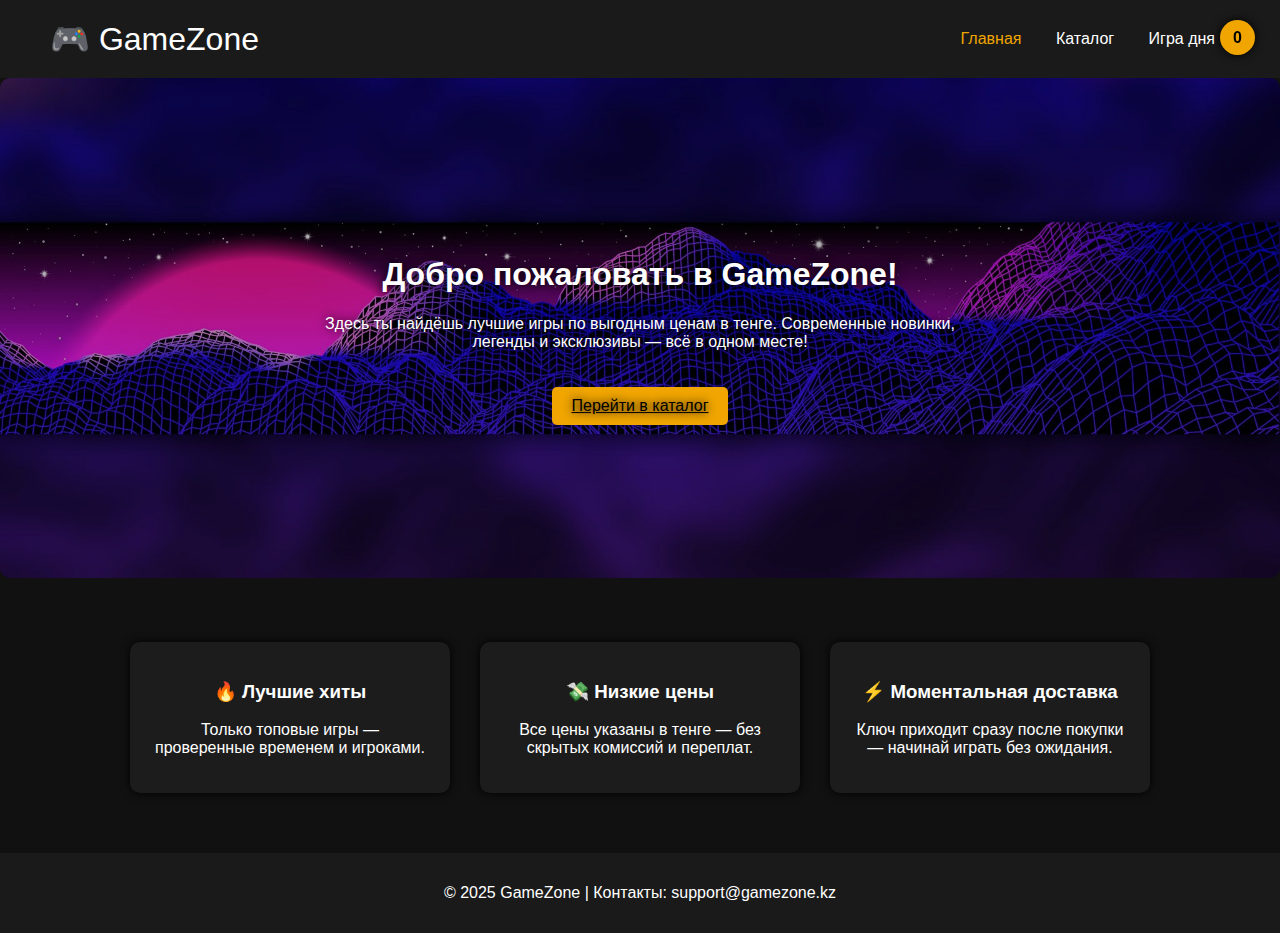
<file: index.html>
<!DOCTYPE html>
<html lang="ru">
<head>
  <meta charset="UTF-8" />
  <meta name="viewport" content="width=device-width, initial-scale=1.0" />
  <title>GameZone — Магазин игр</title>
  <link rel="stylesheet" href="style.css" />
</head>
<body>
  <header>
    <div class="logo">🎮 <span>GameZone</span></div>
    <nav>
      <a href="index.html" class="active">Главная</a>
      <a href="catalog.html">Каталог</a>
      <a href="game.html">Игра дня</a>
    </nav>
  </header>

  <main>
    <section class="banner">
      <img src="images/banner1.jpg" alt="Игровой баннер" />
      <div class="banner-text">
        <h1>Добро пожаловать в GameZone!</h1>
        <p>Здесь ты найдёшь лучшие игры по выгодным ценам в тенге.  
        Современные новинки, легенды и эксклюзивы — всё в одном месте!</p>
        <a href="catalog.html" class="btn">Перейти в каталог</a>
      </div>
    </section>

    <section class="features">
      <div class="feature">
        <h3>🔥 Лучшие хиты</h3>
        <p>Только топовые игры — проверенные временем и игроками.</p>
      </div>
      <div class="feature">
        <h3>💸 Низкие цены</h3>
        <p>Все цены указаны в тенге — без скрытых комиссий и переплат.</p>
      </div>
      <div class="feature">
        <h3>⚡ Моментальная доставка</h3>
        <p>Ключ приходит сразу после покупки — начинай играть без ожидания.</p>
      </div>
    </section>
  </main>

  <footer>
    <p>© 2025 GameZone | Контакты: support@gamezone.kz</p>
  </footer>

  <script src="script.js"></script>
</body>
</html>
</file>
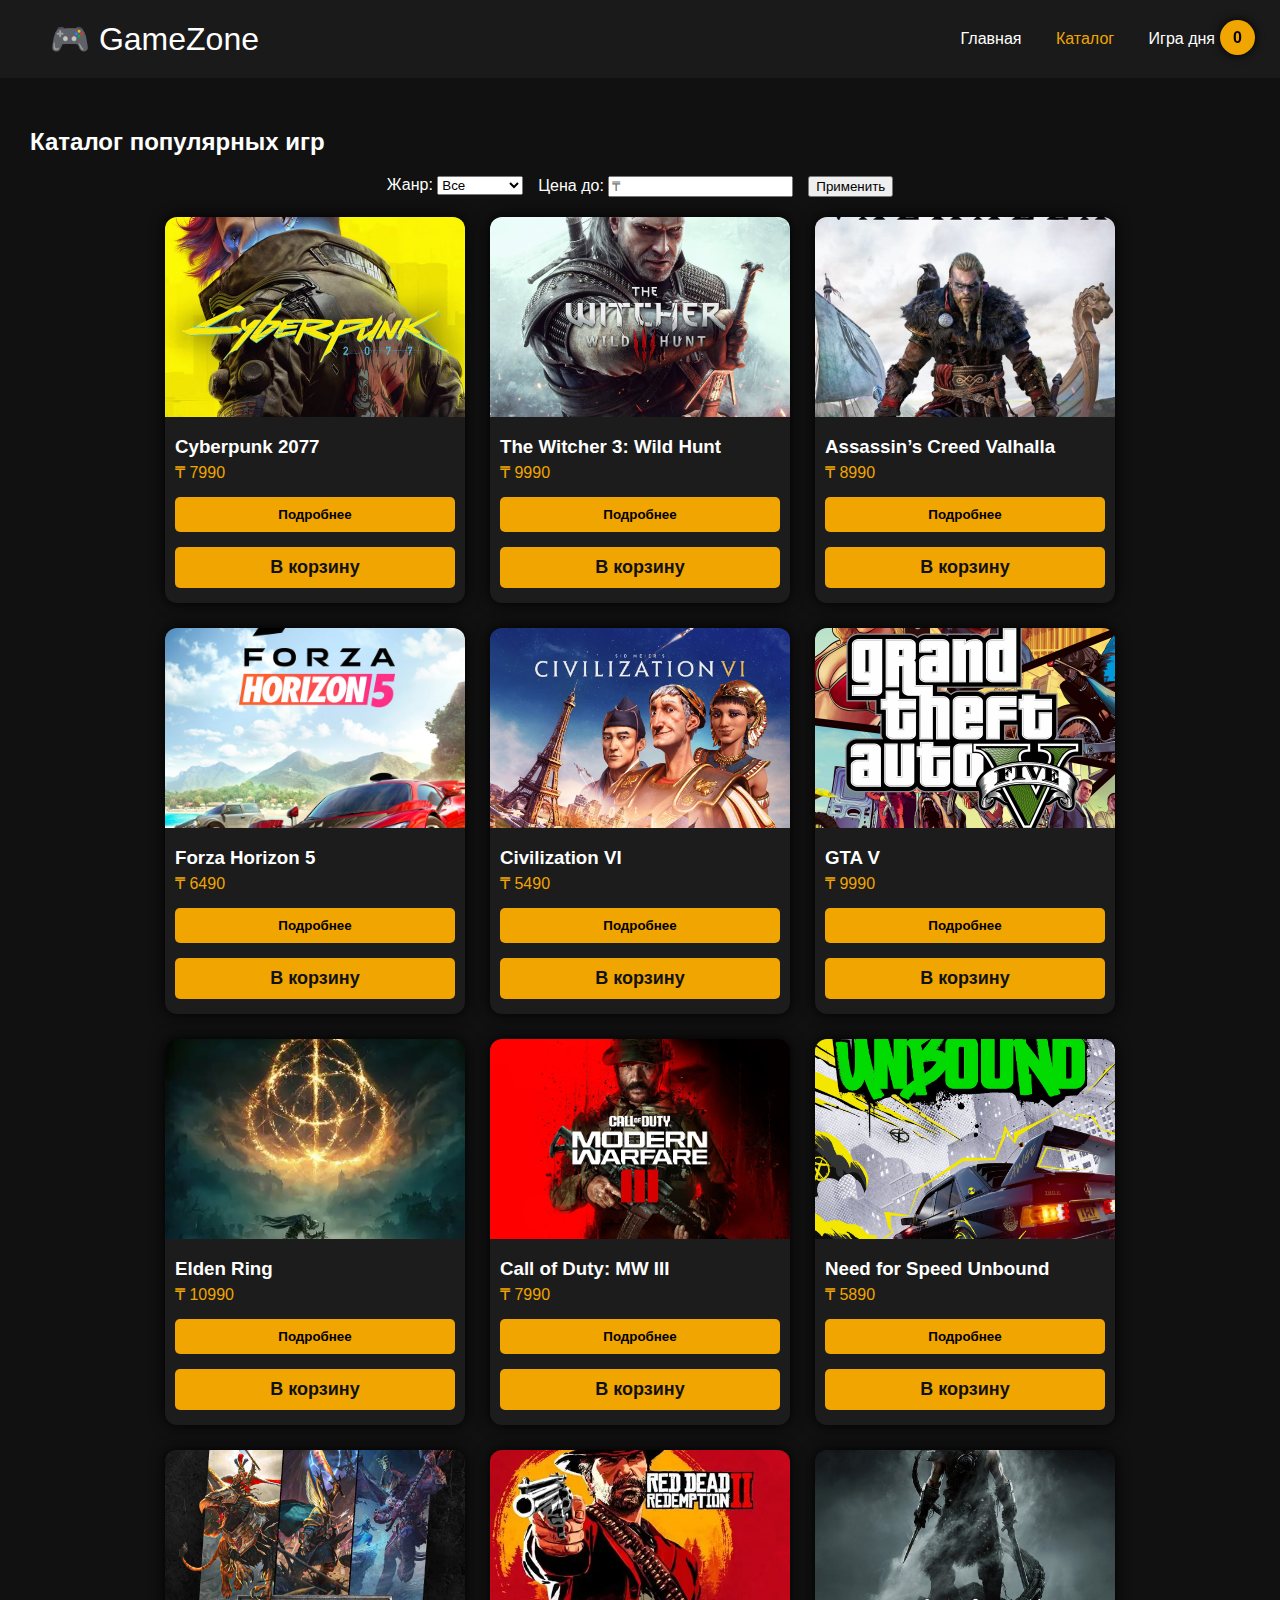
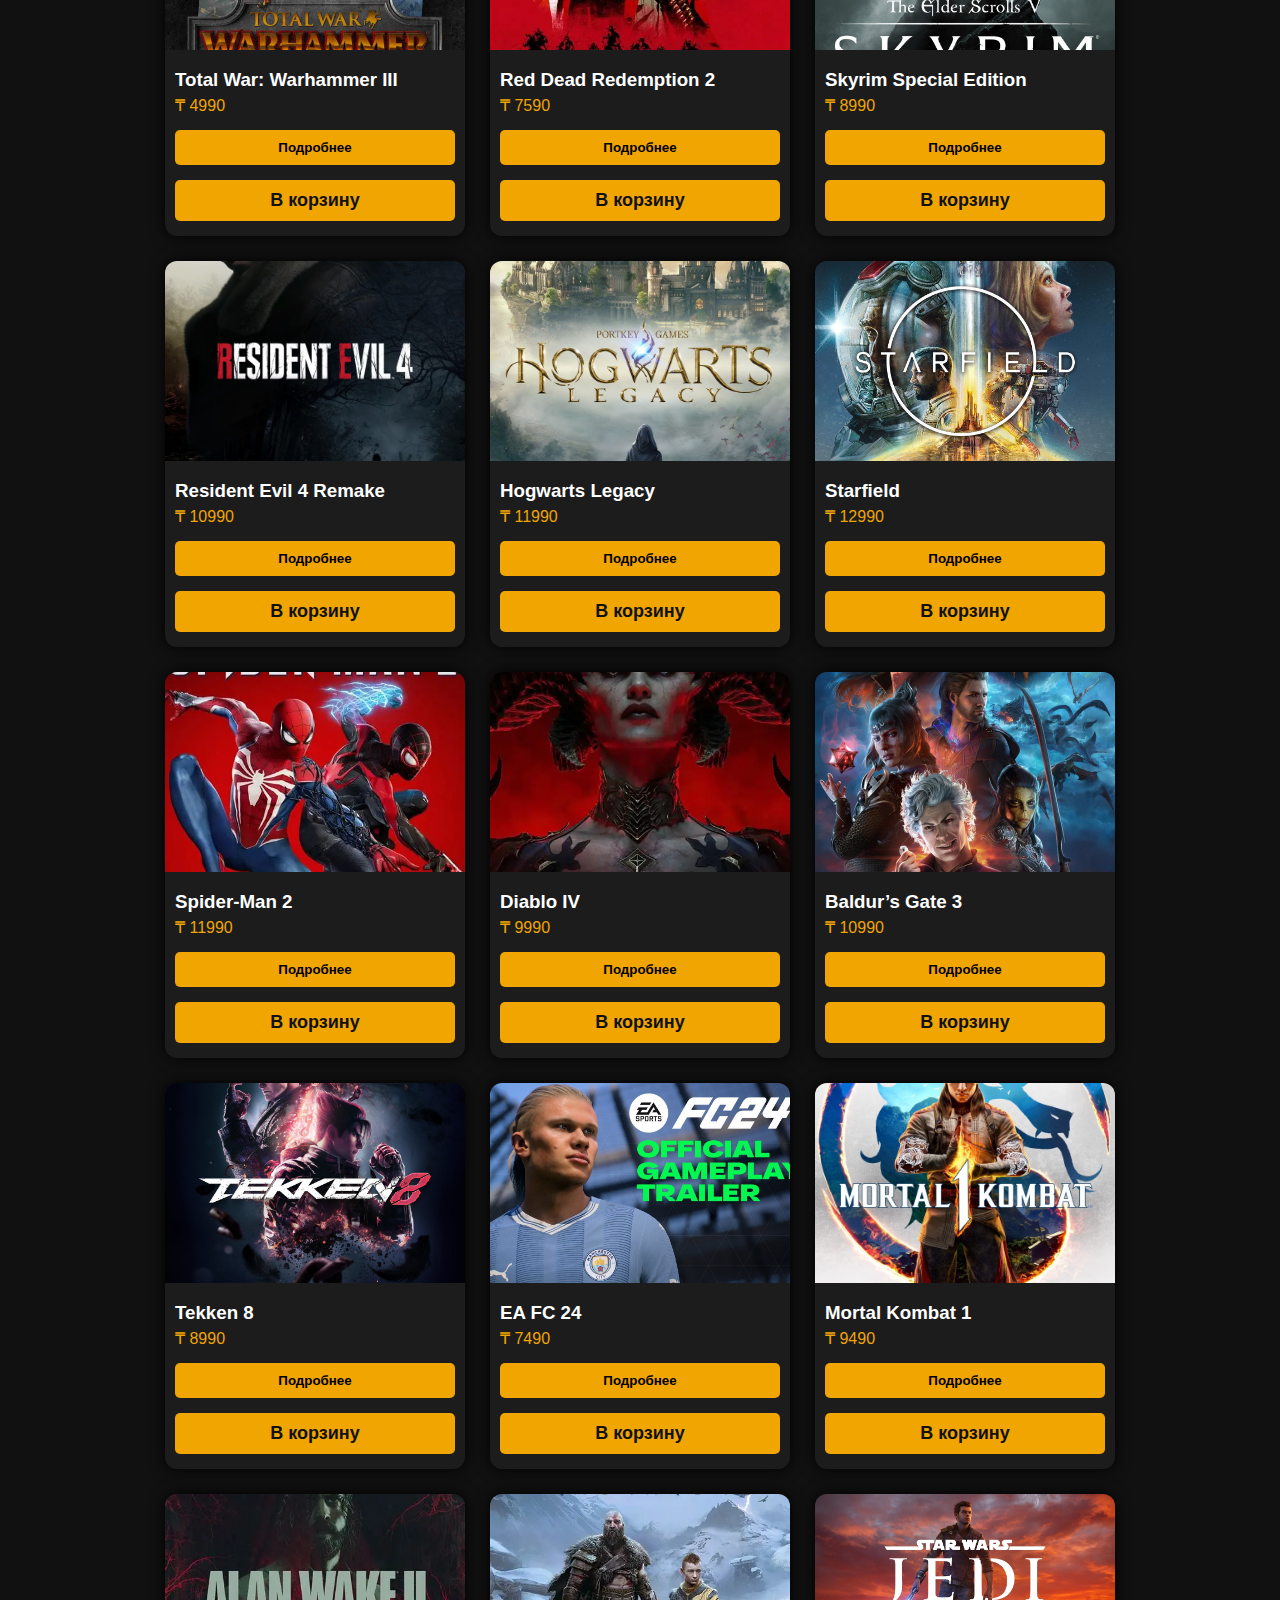
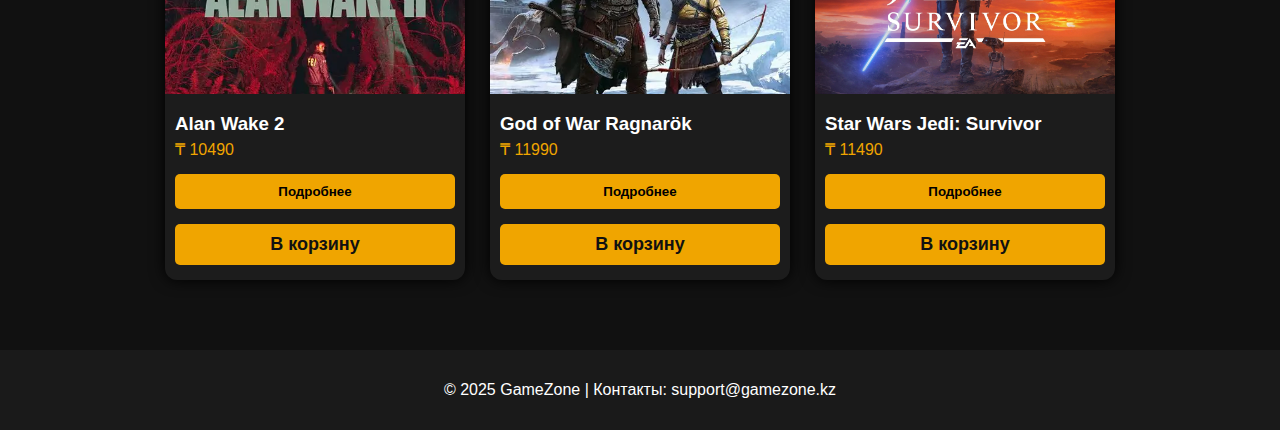
<file: catalog.html>
<!DOCTYPE html>
<html lang="ru">
<head>
  <meta charset="UTF-8">
  <meta name="viewport" content="width=device-width, initial-scale=1.0">
  <title>Каталог — GameZone</title>
  <link rel="stylesheet" href="style.css">
</head>
<body>
  <header>
    <div class="logo">🎮 <span>GameZone</span></div>
    <nav>
      <a href="index.html">Главная</a>
      <a href="catalog.html" class="active">Каталог</a>
      <a href="game.html">Игра дня</a>
    </nav>
  </header>

  <main>
    <section class="catalog">
      <h2>Каталог популярных игр</h2>
      <div class="filter-panel">
        <label>Жанр:
          <select id="genreFilter">
            <option value="all">Все</option>
            <option value="action">Экшен</option>
            <option value="rpg">RPG</option>
            <option value="racing">Гонки</option>
            <option value="strategy">Стратегии</option>
          </select>
        </label>
        <label>Цена до:
          <input type="number" id="priceFilter" placeholder="₸" min="0">
        </label>
        <button id="applyFilter">Применить</button>
      </div>

      <div class="games-grid">

        <script>
          const games = [
            ["Cyberpunk 2077", "images/game1.avif", "action", 7990],
            ["The Witcher 3: Wild Hunt", "images/game2.avif", "rpg", 9990],
            ["Assassin’s Creed Valhalla", "images/game3.jpg", "action", 8990],
            ["Forza Horizon 5", "images/game4.jpg", "racing", 6490],
            ["Civilization VI", "images/game5.jpg", "strategy", 5490],
            ["GTA V", "images/game6.jpg", "action", 9990],
            ["Elden Ring", "images/game7.webp", "rpg", 10990],
            ["Call of Duty: MW III", "images/game8.webp", "action", 7990],
            ["Need for Speed Unbound", "images/game9.jpg", "racing", 5890],
            ["Total War: Warhammer III", "images/game10.jpg", "strategy", 4990],
            ["Red Dead Redemption 2", "images/game11.webp", "action", 7590],
            ["Skyrim Special Edition", "images/game12.jpg", "rpg", 8990],
            ["Resident Evil 4 Remake", "images/game13.avif", "action", 10990],
            ["Hogwarts Legacy", "images/game14.jpg", "rpg", 11990],
            ["Starfield", "images/game15.jpg", "rpg", 12990],
            ["Spider-Man 2", "images/game16.webp", "action", 11990],
            ["Diablo IV", "images/game17.webp", "rpg", 9990],
            ["Baldur’s Gate 3", "images/game18.avif", "rpg", 10990],
            ["Tekken 8", "images/game19.jpg", "action", 8990],
            ["EA FC 24", "images/game20.jpg", "racing", 7490],
            ["Mortal Kombat 1", "images/game21.avif", "action", 9490],
            ["Alan Wake 2", "images/game22.webp", "action", 10490],
            ["God of War Ragnarök", "images/game23.webp", "action", 11990],
            ["Star Wars Jedi: Survivor", "images/game24.jpg", "action", 11490]
          ];
          document.write(
            games.map(([name,img,genre,price]) => `
              <article class="game-card" data-genre="${genre}" data-price="${price}">
                <img src="${img}" alt="${name}">
                <h3>${name}</h3>
                <p>₸ ${price}</p>
                <button class="detail-btn">Подробнее</button>
                <button class="buy-btn">В корзину</button>
              </article>
            `).join('')
          );
        </script>
      </div>
    </section>
  </main>

  <footer>
    <p>© 2025 GameZone | Контакты: support@gamezone.kz</p>
  </footer>

  <script src="script.js"></script>
</body>
</html>
</file>
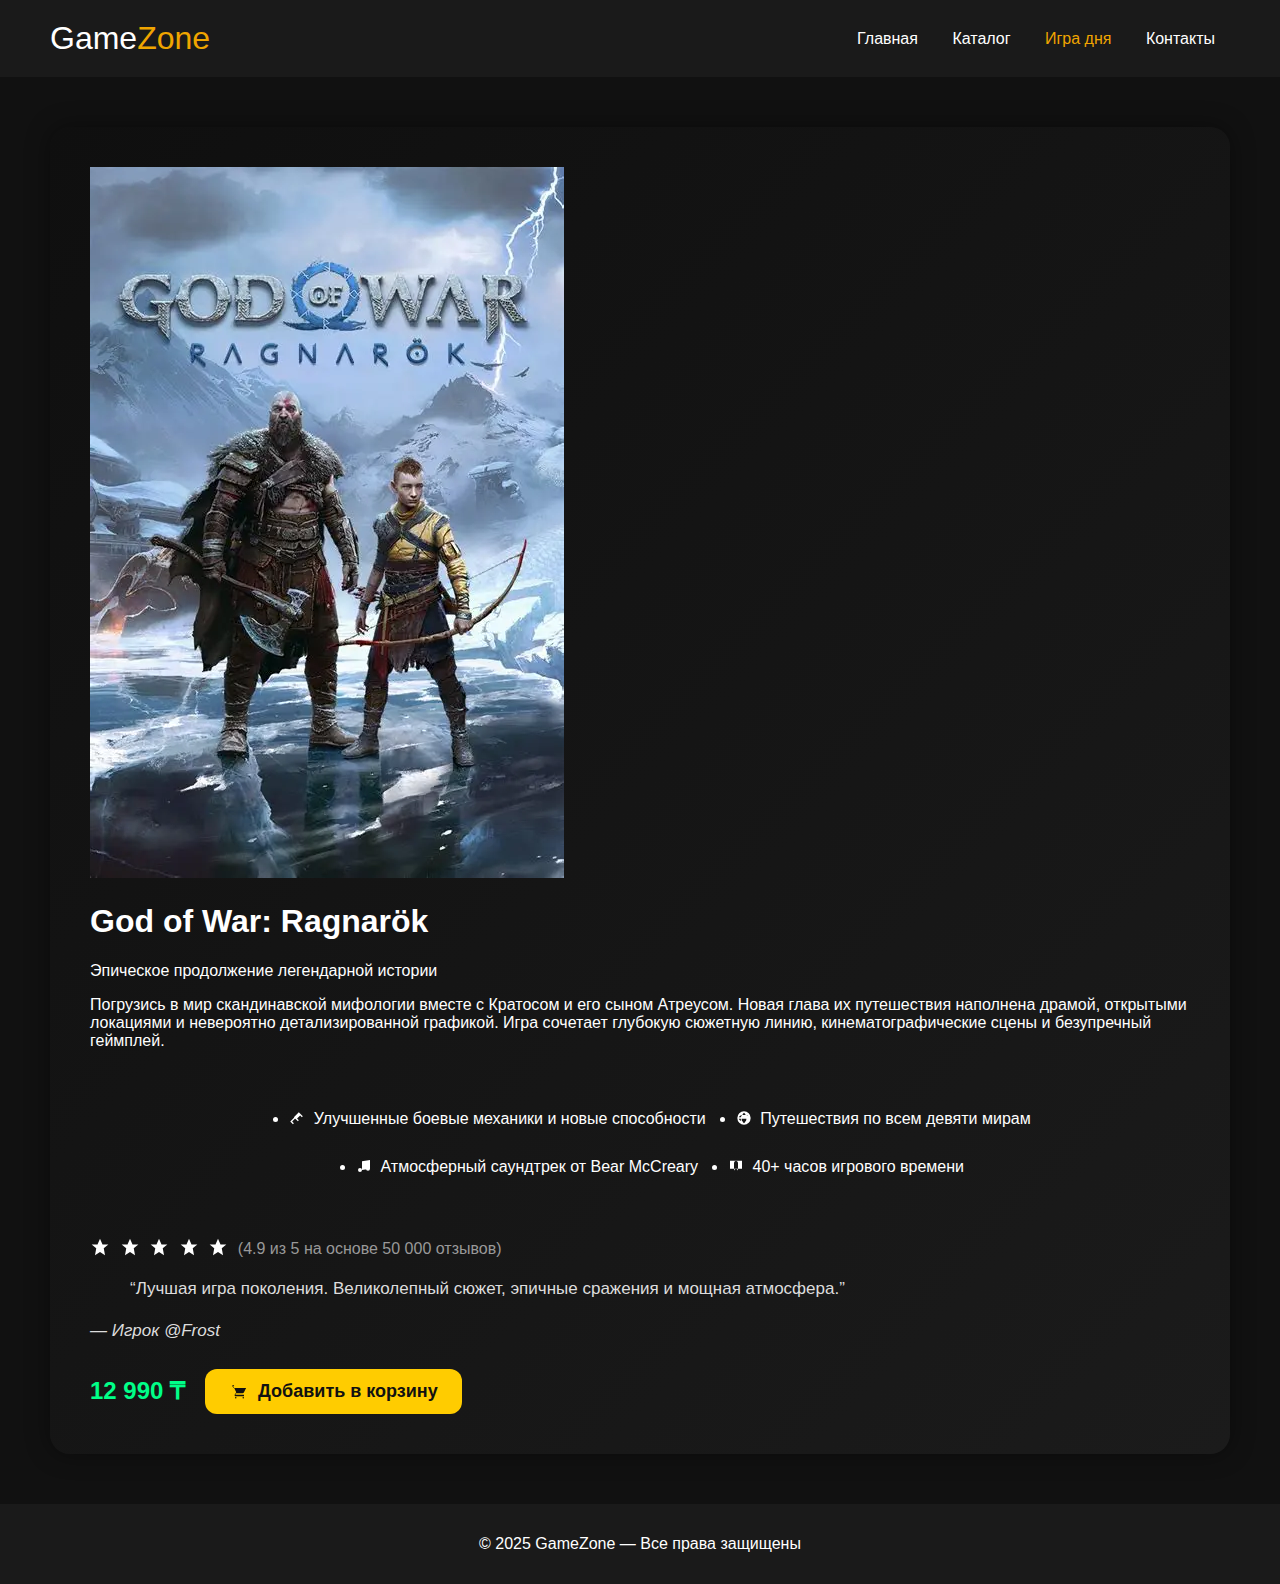
<file: game.html>
<!DOCTYPE html>
<html lang="ru">
<head>
  <meta charset="UTF-8">
  <meta name="viewport" content="width=device-width, initial-scale=1.0">
  <title>Игра дня — God of War: Ragnarök</title>
  <link rel="stylesheet" href="style.css">

  <style>
    .icon {
      width: 1em;
      height: 1em;
      vertical-align: -0.15em;
      fill: currentColor;
      margin-right: 4px;
    }
    .buy-btn svg {
      margin-right: 6px;
    }
  </style>
</head>
<body>

  <header>
    <div class="logo"><span>Game</span>Zone</div>
    <nav>
      <a href="index.html">Главная</a>
      <a href="catalog.html">Каталог</a>
      <a href="game.html" class="active">Игра дня</a>
      <a href="contact.html">Контакты</a>
    </nav>
  </header>

  <section class="game-of-day">
    <div class="game-container">
      <img src="images/game23.webp" alt="God of War Ragnarök" class="game-banner">

      <div class="game-details">
        <h1>God of War: Ragnarök</h1>
        <p class="subtitle">Эпическое продолжение легендарной истории</p>

        <p class="description">
          Погрузись в мир скандинавской мифологии вместе с Кратосом и его сыном Атреусом. 
          Новая глава их путешествия наполнена драмой, открытыми локациями и невероятно 
          детализированной графикой. Игра сочетает глубокую сюжетную линию, кинематографические сцены 
          и безупречный геймплей. 
        </p>

        <ul class="features">
          <li>
         
            <svg class="icon" viewBox="0 0 24 24">
              <path d="M14.7 3.3l6 6-1.4 1.4-2.6-2.6-4.6 4.6 2.6 2.6-1.4 1.4-6-6L14.7 3.3zm-5.4 9.4l-4.6 4.6 2.6 2.6-1.4 1.4-4-4 6-6 1.4 1.4z"/>
            </svg>
            Улучшенные боевые механики и новые способности
          </li>

          <li>
      
            <svg class="icon" viewBox="0 0 24 24">
              <path d="M12 2a10 10 0 100 20A10 10 0 0012 2zm7.9 9h-3.1a15 15 0 00-.6-3.5A8 8 0 0119.9 11zM12 4a8 8 0 012.5 3.5H9.5A8 8 0 0112 4zM4.1 13h3.1a15 15 0 00.6 3.5A8 8 0 014.1 13zm3.1-2H4.1a8 8 0 014.8-3.5A15 15 0 007.2 11zm1.2 2h7.2a13 13 0 01-.7 3.5H9.1A13 13 0 018.4 13zm8.5-2h3.1a8 8 0 00-4.8-3.5A15 15 0 0116.9 11zM12 20a8 8 0 01-2.5-3.5h5A8 8 0 0112 20z"/>
            </svg>
            Путешествия по всем девяти мирам
          </li>

          <li>
  
            <svg class="icon" viewBox="0 0 24 24">
              <path d="M9 18V5l12-2v13M9 18a3 3 0 11-6 0 3 3 0 016 0zm12-2a3 3 0 11-6 0 3 3 0 016 0z"/>
            </svg>
            Атмосферный саундтрек от Bear McCreary
          </li>

          <li>
        
            <svg class="icon" viewBox="0 0 24 24">
              <path d="M3 4h8a4 4 0 014 4v12a4 4 0 00-4-4H3V4zm18 0h-8a4 4 0 00-4 4v12a4 4 0 014-4h8V4z"/>
            </svg>
            40+ часов игрового времени
          </li>
        </ul>

        <div class="rating">

          <svg class="icon" viewBox="0 0 24 24"><path d="M12 2l3 7h7l-5.5 4.5L18 22l-6-4-6 4 1.5-8.5L2 9h7z"/></svg>
          <svg class="icon" viewBox="0 0 24 24"><path d="M12 2l3 7h7l-5.5 4.5L18 22l-6-4-6 4 1.5-8.5L2 9h7z"/></svg>
          <svg class="icon" viewBox="0 0 24 24"><path d="M12 2l3 7h7l-5.5 4.5L18 22l-6-4-6 4 1.5-8.5L2 9h7z"/></svg>
          <svg class="icon" viewBox="0 0 24 24"><path d="M12 2l3 7h7l-5.5 4.5L18 22l-6-4-6 4 1.5-8.5L2 9h7z"/></svg>
          <svg class="icon" viewBox="0 0 24 24"><path d="M12 2l3 7h7l-5.5 4.5L18 22l-6-4-6 4 1.5-8.5L2 9h7z"/></svg>

          <span>(4.9 из 5 на основе 50 000 отзывов)</span>
        </div>

        <div class="review">
          <blockquote>
            “Лучшая игра поколения. Великолепный сюжет, эпичные сражения и мощная атмосфера.”
          </blockquote>
          <cite>— Игрок @Frost</cite>
        </div>

        <div class="buy-section">
          <span class="price">12 990 ₸</span>

          <button class="buy-btn">
     
            <svg class="icon" viewBox="0 0 24 24">
              <path d="M7 4h-2l-1 2h2l3.6 7.6-1.35 2.45A2 2 0 008 19h12v-2H8.42l1.1-2H18a2 2 0 001.8-1.1l3-6H6.21l-.94-2zM10 21a1 1 0 11-2 0 1 1 0 012 0zm10 0a1 1 0 11-2 0 1 1 0 012 0z"/>
            </svg>
            Добавить в корзину
          </button>
        </div>

      </div>
    </div>
  </section>

  <footer>
    <p>© 2025 GameZone — Все права защищены</p>
  </footer>

</body>
</html>
</file>
<file: style.css>
body {
  margin: 0;
  font-family: "Segoe UI", sans-serif;
  background: #111;
  color: #fff;
}

header {
  background: #1a1a1a;
  padding: 20px 50px;
  display: flex;
  justify-content: space-between;
  align-items: center;
}
.logo {
  font-size: 2em;
  color: #f0a500;
}
.logo span { color: #fff; }
nav a {
  color: #fff;
  margin: 0 15px;
  text-decoration: none;
  transition: color 0.3s;
}
nav a:hover, nav a.active { color: #f0a500; }

.banner {
  position: relative;
  text-align: center;
  color: #fff;
}
.banner img {
  width: 100%;
  max-height: 500px;
  object-fit: cover;
  border-radius: 10px;
  filter: brightness(70%);
}
.banner-text {
  position: absolute;
  top: 50%; left: 50%;
  transform: translate(-50%, -50%);
  text-shadow: 0 0 10px #000;
}
.banner .btn {
  display: inline-block;
  margin-top: 20px;
  background: #f0a500;
  color: #000;
  padding: 10px 20px;
  border-radius: 5px;
}

.features {
  display: flex;
  justify-content: center;
  gap: 30px;
  flex-wrap: wrap;
  margin: 60px auto;
}
.feature {
  background: #1c1c1c;
  padding: 20px;
  border-radius: 10px;
  width: 280px;
  text-align: center;
  box-shadow: 0 0 10px #000;
}

.catalog {
  padding: 30px;
}
.filter-panel {
  display: flex;
  justify-content: center;
  gap: 15px;
  flex-wrap: wrap;
  margin-bottom: 20px;
}
.games-grid {
  display: flex;
  flex-wrap: wrap;
  justify-content: center;
  gap: 25px;
}
.game-card {
  width: 300px;
  background: #1c1c1c;
  border-radius: 12px;
  overflow: hidden;
  box-shadow: 0 0 15px #000;
  transition: transform 0.3s;
}
.game-card:hover {
  transform: scale(1.05);
  box-shadow: 0 0 25px #f0a500;
}
.game-card img {
  width: 100%;
  height: 200px;
  object-fit: cover;
}
.game-card h3 {
  margin: 15px 10px 5px;
}
.game-card p {
  margin: 5px 10px 15px;
  color: #f0a500;
}
.game-card button {
  background: #f0a500;
  border: none;
  padding: 10px;
  margin: 0 10px 15px;
  border-radius: 5px;
  cursor: pointer;
  width: calc(100% - 20px);
  font-weight: bold;
  transition: background 0.3s;
}
.game-card button:hover {
  background: #ffbf00;
}

#cartCount {
  position: fixed;
  top: 20px;
  right: 25px;
  background: #f0a500;
  color: #000;
  font-weight: bold;
  border-radius: 50%;
  width: 35px;
  height: 35px;
  display: flex;
  align-items: center;
  justify-content: center;
  box-shadow: 0 0 10px #000;
}

.toast {
  position: fixed;
  bottom: 30px;
  right: 30px;
  background: #f0a500;
  color: #000;
  padding: 12px 20px;
  border-radius: 6px;
  font-weight: bold;
  opacity: 0;
  transform: translateY(20px);
  transition: 0.3s;
}
.toast.show {
  opacity: 1;
  transform: translateY(0);
}

footer {
  background: #1a1a1a;
  text-align: center;
  padding: 15px;
  margin-top: 40px;
}
.game-of-day {
  background: linear-gradient(135deg, #0f0f0f, #1b1b1b);
  border-radius: 20px;
  padding: 40px;
  margin: 50px auto;
  color: #fff;
  max-width: 1100px;
  box-shadow: 0 0 25px rgba(0, 0, 0, 0.4);
  display: flex;
  align-items: center;
  justify-content: center;
}

.game-info {
  display: flex;
  align-items: center;
  gap: 40px;
  flex-wrap: wrap;
}

.game-image {
  width: 420px;
  height: auto;
  border-radius: 16px;
  box-shadow: 0 0 20px rgba(255, 255, 255, 0.1);
  transition: transform 0.3s ease, box-shadow 0.3s ease;
}

.game-image:hover {
  transform: scale(1.03);
  box-shadow: 0 0 30px rgba(255, 255, 255, 0.2);
}

.game-text {
  max-width: 550px;
}

.game-text h2 {
  font-size: 32px;
  margin-bottom: 15px;
  color: #ffcc00;
}

.desc {
  font-size: 18px;
  color: #ccc;
  margin-bottom: 15px;
  line-height: 1.6;
}

.rating {
  font-size: 20px;
  margin-bottom: 10px;
}

.rating span {
  color: #999;
  font-size: 16px;
}

.review {
  font-size: 17px;
  margin-top: 10px;
  color: #ddd;
  line-height: 1.5;
}

.reviewer {
  display: block;
  color: #888;
  margin-top: 5px;
}

.buy-section {
  display: flex;
  align-items: center;
  gap: 20px;
  margin-top: 25px;
}

.price {
  font-size: 24px;
  font-weight: bold;
  color: #00ff88;
}

.buy-btn {
  background: #ffcc00;
  border: none;
  padding: 12px 24px;
  border-radius: 12px;
  font-size: 18px;
  font-weight: bold;
  cursor: pointer;
  transition: 0.3s;
  color: #111;
}

.buy-btn:hover {
  background: #ffaa00;
  transform: scale(1.05);
}
</file>
